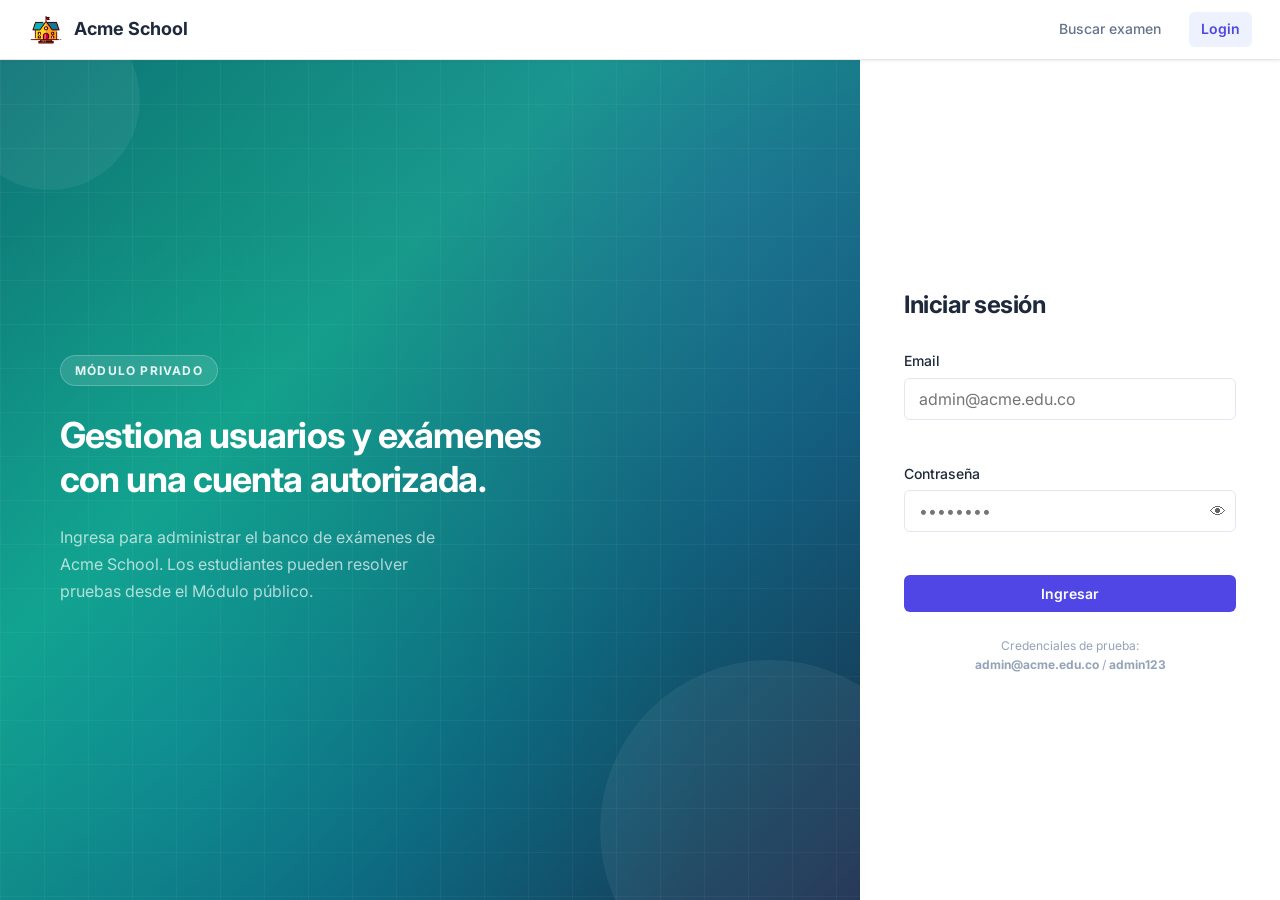
<file: index.html>
<!DOCTYPE html>
<html lang="es">
<head>
  <meta charset="UTF-8" />
  <meta name="viewport" content="width=device-width, initial-scale=1.0" />
  <title>Acme School — Iniciar sesión</title>
  <link rel="icon" type="image/png" href="assets/1988007.png" />
  <link rel="preconnect" href="https://fonts.googleapis.com" />
  <link href="https://fonts.googleapis.com/css2?family=Inter:wght@400;500;600;700&display=swap" rel="stylesheet" />
  <link rel="stylesheet" href="css/main.css" />
  <link rel="stylesheet" href="css/login.css" />
</head>
<body class="login-page">

  <!-- NAVBAR PÚBLICA -->
  <nav class="navbar-public">
    <div class="nav-brand">
      <img class="brand-logo" src="assets/1988007.png" alt="Acme School logo" />
      <span>Acme School</span>
    </div>
    <div class="nav-actions">
      <a href="./pages/catalogo.html" class="nav-link-public">Buscar examen</a>
      <span class="nav-link-public nav-link-active nav-login-badge">Login</span>
    </div>
  </nav>

  <!-- SPLIT SCREEN -->
  <div class="login-split">

    <!-- PANEL IZQUIERDO: Hero -->
    <div class="login-hero">
      <div class="hero-content">
        <span class="hero-badge">MÓDULO PRIVADO</span>
        <h1 class="hero-title">
          Gestiona usuarios y exámenes con una cuenta autorizada.
        </h1>
        <p class="hero-sub">
          Ingresa para administrar el banco de exámenes de Acme School.
          Los estudiantes pueden resolver pruebas desde el Módulo público.
        </p>
      </div>
      <!-- Decoración de círculos -->
      <div class="hero-deco hero-deco-1"></div>
      <div class="hero-deco hero-deco-2"></div>
    </div>

    <!-- PANEL DERECHO: Formulario -->
    <div class="login-panel">
      <form class="login-form" id="loginForm" novalidate>
        <h2>Iniciar sesión</h2>

        <div class="form-group">
          <label for="loginEmail">Email</label>
          <input
            type="email"
            id="loginEmail"z
            placeholder="admin@acme.edu.co"
            autocomplete="email"
            required
          />
          <span class="field-error" id="emailError"></span>
        </div>

        <div class="form-group">
          <label for="loginPassword">Contraseña</label>
          <div class="input-password">
            <input
              type="password"
              id="loginPassword"
              placeholder="••••••••"
              autocomplete="current-password"
              required
            />
            <button type="button" class="toggle-pass" id="togglePass" title="Mostrar contraseña">👁</button>
          </div>
          <span class="field-error" id="passwordError"></span>
        </div>

        <div class="form-message" id="loginMessage"></div>

        <button type="submit" class="btn btn-primary btn-full" id="loginBtn">
          Ingresar
        </button>

        <p class="login-hint">
          Credenciales de prueba:<br/>
          <strong>admin@acme.edu.co</strong> / <strong>admin123</strong>
        </p>
      </form>
    </div>

  </div>

  <script type="module" src="js/utils/storage.js"></script>
  <script type="module" src="js/utils/seed.js"></script>
  <script type="module" src="js/modules/auth.js"></script>
  <script type="module" src="js/pages/login.js"></script>
</body>
</html>
</file>
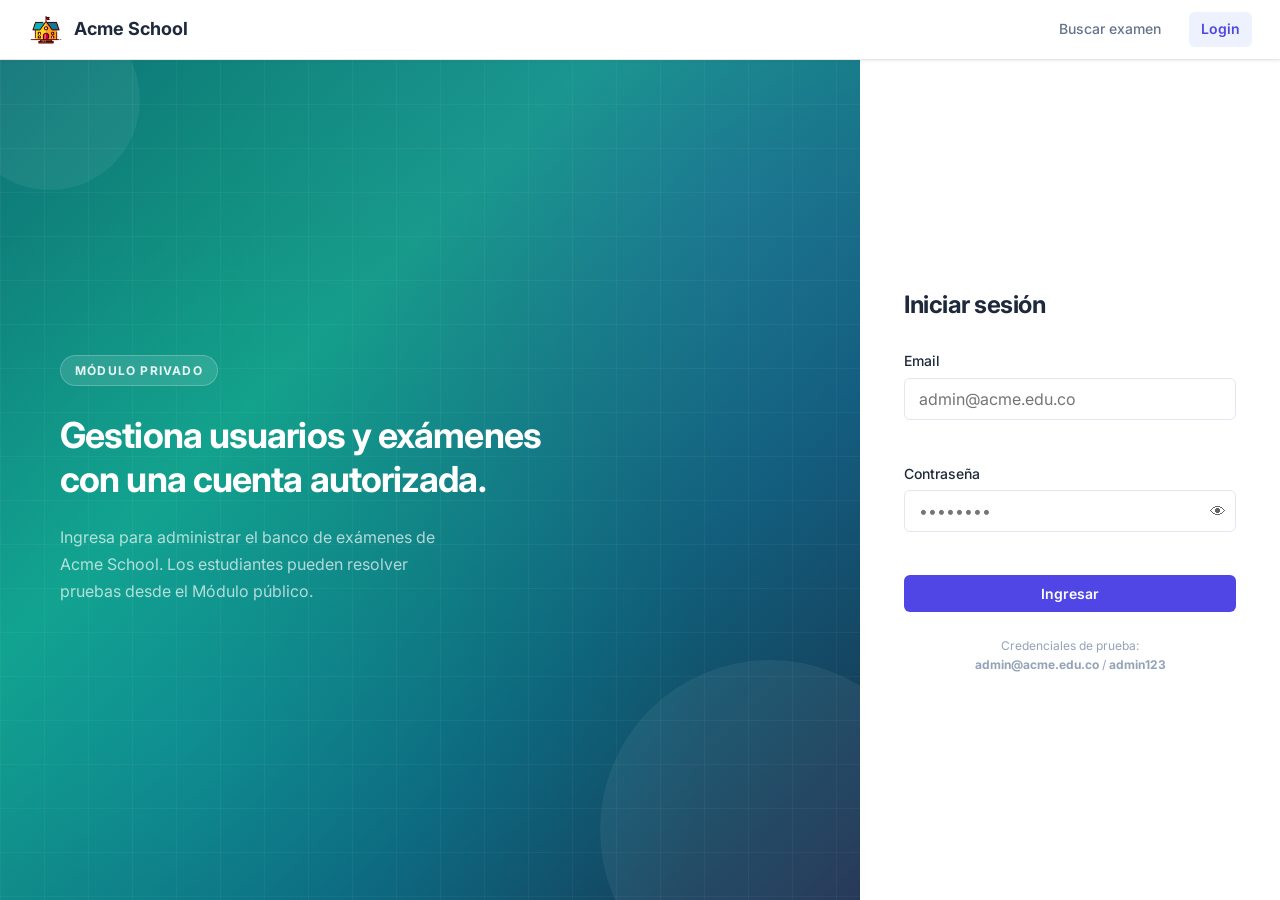
<file: gestion-examenes.html>
<!DOCTYPE html>
<html lang="es">
<head>
    <meta charset="UTF-8">
    <meta name="viewport" content="width=device-width, initial-scale=1.0">
    <link rel="preconnect" href="https://fonts.googleapis.com" />
    <link href="https://fonts.googleapis.com/css2?family=Inter:wght@400;500;600;700&display=swap" rel="stylesheet" />
    <title>Acme School — Gestión de Exámenes</title>
    <link rel="stylesheet" href="gestion-examenes.css">
</head>
<body class="general">
    <header class="header">
        <div class="header_container">
            <div class="header_brand">
                <div class="header_logo">
                    <span class="logo">A</span>
                </div>
                <div class="header_title-group">
                    <span class="header_school-name">Acme School</span>
                    <span class="header_platform-type">Exams platform</span>
                </div>
            </div>

            <nav class="navbar_menu">
                <a href="dashboard/dashboard-examenes.html" class="navbar_link_usuarios">Resolver examen</a>
                <a href="pages/usuarios.html" class="navbar_link_login">Usuarios</a>
                <a href="gestion-examenes.html" class="navbar_link_resolve">Exámenes</a>
            </nav>

            <div class="header_acces">
                <p class="acces">Acceso Administrativo</p>
                <span id="navUserName" class="header-user-name">—</span>
                <button id="btnSalir" class="btn-salir">Salir</button>
            </div>
        </div>
    </header>

    <main class="main">
      <div class="titulos">
        <strong>Biblioteca de Pruebas</strong>
        <h1>Gestion De Examenes</h1>
        <p>Configura examenes, preguntas y respuestas. Cada pregunta admite solo una respuesta correcta</p>
      </div>

        <section class="info-examenes">
            <section class="formularios">
                <h3>Crear examen</h3>
                    <section class="formulario-crear-examen">
                        <div>
                            <strong>Codigo</strong>
                            <input type="text" id="codigo" name="codigo" required>
                        </div>
                        <div>
                            <strong>Titulo</strong>
                            <input type="text" id="titulo" name="titulo" placeholder="Ej: JS quiz" required>
                        </div>
                        <div>
                            <strong>Tiempo en minutos</strong>
                            <input type="number" id="tiempo" name="tiempo" placeholder="Ej: 10" required>
                        </div>
                        <div>
                            <strong>Porcebtaje de Aprobacion</strong>
                            <input type="number" id="aprobacion" name="aprobacion" placeholder="Ej: 70" required>
                        </div>
                    </section>
                <div>
                    <strong>Descripcion</strong>
                    <textarea id="descripcion" name="descripcion" required></textarea>
                </div>

                <div class="parte_inferior_form">
                    <p><strong>Preguntas</strong></p>
                    <button id="btnAgregarPregunta">Agregar pregunta</button>
                </div>

                <section id="examenPregunta">
 
                </section>
                <div class="parte_inferior_form">
                    <button id="agregar">Crear Examen</button>
                    <button id="limpiar">Limpiar</button>
                </div>
            </section>
            <section class="examenes-registrados">
                <div>
                    <div class="er-header">
                        <strong>Examenes registrados</strong>
                        <p class="cantidadRegistros"><strong>0-</strong> Registros</p>
                    </div>
                    <div class="tabla-scroll">
                        <table>
                            <thead>
                                <tr>
                                    <th>Codigo</th>
                                    <th>Examen</th>
                                    <th>Tiempo</th>
                                    <th>Aprobacion</th>
                                    <th>Preguntas</th>
                                    <th>Acciones</th>
                                </tr>
                            </thead>
                            <tbody>
                                <!-- filas generadas por JS -->
                            </tbody>
                        </table>
                        </div>
                    </div>
            </section>
        </section>

    </main>
    <script src="./gestion-examenes.js"></script>
</body>
</html>
</file>
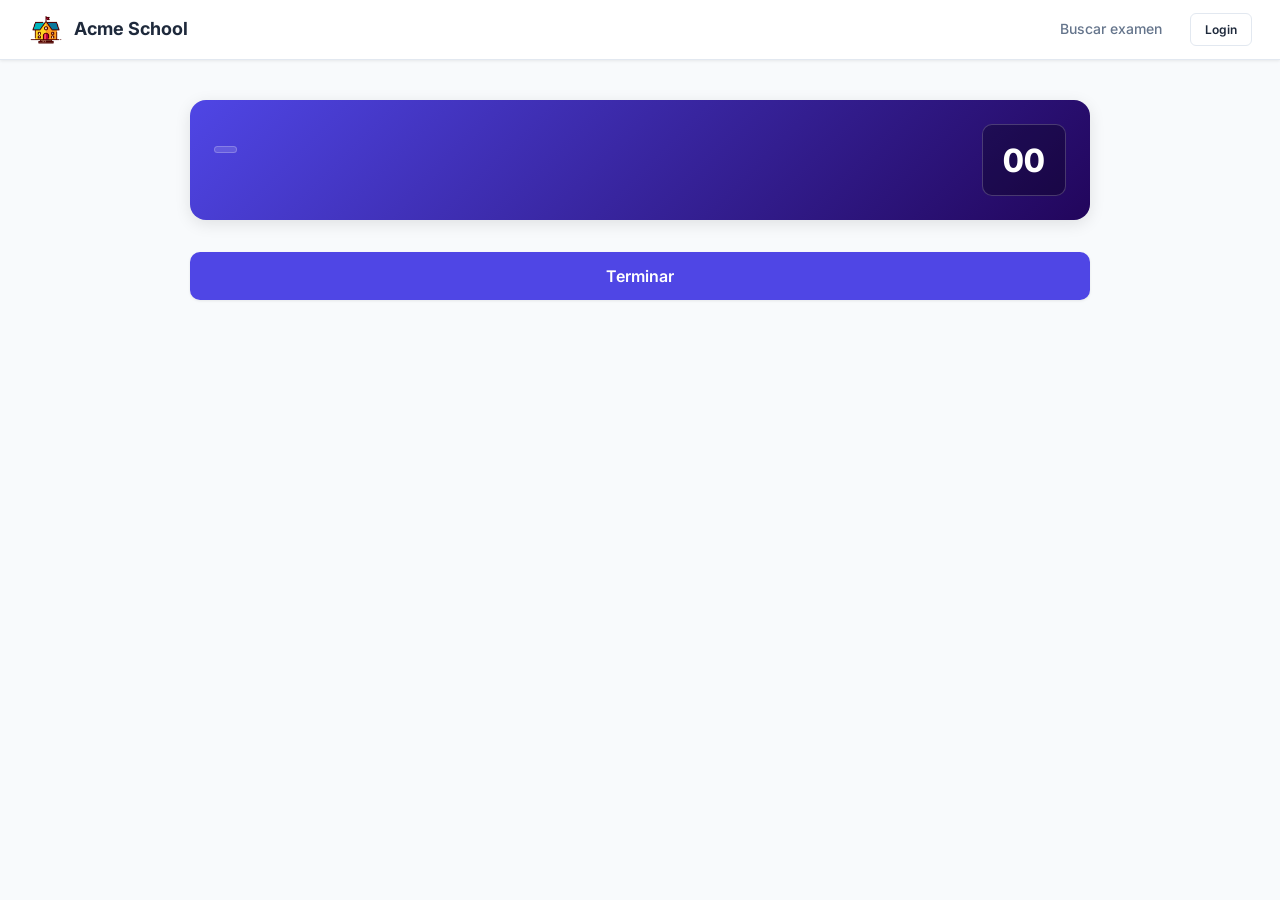
<file: examen/examen.html>
<!DOCTYPE html>
<html lang="es">
<head>
    <meta charset="UTF-8">
    <meta name="viewport" content="width=device-width, initial-scale=1.0">
    <title>Acme School — Examen</title>
    <link rel="icon" type="image/png" href="../assets/1988007.png" />
    <link rel="preconnect" href="https://fonts.googleapis.com" />
    <link href="https://fonts.googleapis.com/css2?family=Inter:wght@400;500;600;700&display=swap" rel="stylesheet" />
    <link rel="stylesheet" href="../css/main.css" />
    <link rel="stylesheet" href="../css/login.css" />
    <link rel="stylesheet" href="examen.css" />
</head>
<body>

    <nav class="navbar-public">
        <div class="nav-brand">
            <img class="brand-logo" src="../assets/1988007.png" alt="Acme School logo" />
            <span>Acme School</span>
        </div>
        <div class="nav-actions">
            <a href="../pages/catalogo.html" class="nav-link-public">Buscar examen</a>
            <a href="../index.html" class="btn btn-outline btn-sm">Login</a>
        </div>
    </nav>

    <main class="main">
        <section class="main_container">
            <div class="main_information">
                <div class="information">

                    <span class="record_code"></span>
                    <h1 class="record_title"></h1>
                    
                    <div class="aditional_information">
                        <p class="total_preguntas"></p>
                        <p class="approbation"></p>
                    </div>

                </div>

                <div class="timer_container">
                    <p id="timer" class="timer">00</p>
                </div>

            </div>

            <div class="lista_preguntas"></div>

            <div class="contenedor_terminar">
                <button class="btn_terminar">Terminar</button>
            </div>
        </section>
    </main>

    <div class="modal" id="modal">
        <div class="modal_contenido">
            <h2 class="modal_titulo"></h2>
            <p class="modal_porcentaje"></p>
            <p class="modal_mensaje"></p>
            <div class="modal_acciones">
                <button class="modal_btn modal_btn_revisar">Revisar respuestas</button>
                <button class="modal_btn modal_btn_volver">Volver al catálogo</button>
            </div>
        </div>
    </div>
    <script src="examen.js"></script>

</body>
</html>
</file>
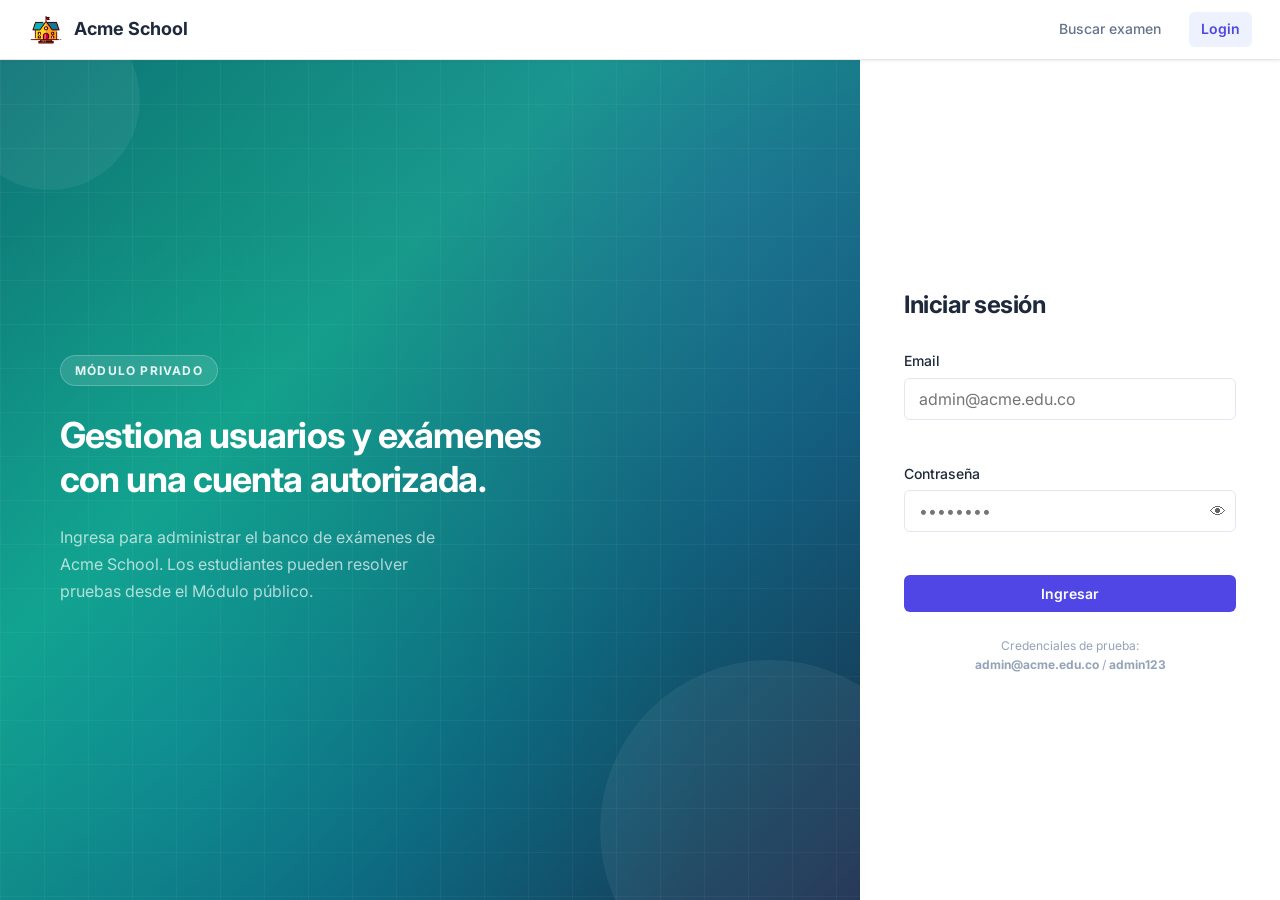
<file: pages/estudiantes.html>
<!DOCTYPE html>
<html lang="es">
<head>
  <meta charset="UTF-8" />
  <meta name="viewport" content="width=device-width, initial-scale=1.0" />
  <title>Acme School — Gestión de usuarios</title>
  <link rel="icon" type="image/png" href="../assets/1988007.png" />
  <link rel="preconnect" href="https://fonts.googleapis.com" />
  <link href="https://fonts.googleapis.com/css2?family=Inter:wght@400;500;600;700&display=swap" rel="stylesheet" />
  <link rel="stylesheet" href="../css/main.css" />
  <link rel="stylesheet" href="../css/dashboard.css" />
</head>
<body class="dashboard-page">

  <!-- NAVBAR -->
  <nav class="navbar" id="navbar">
    <div class="nav-brand">
      <img class="brand-logo" src="../assets/1988007.png" alt="Acme School logo" />
      <span>Acme School</span>
    </div>
    <ul class="nav-links" id="navLinks">
      <li><a href="usuarios.html" class="nav-link active">Usuarios</a></li>
      <li><a href="gestion-examenes.html" class="nav-link">Exámenes</a></li>
      <li><a href="dashboard-privado.html" class="nav-link">Catálogo</a></li>
      <li><a href="estudiantes.html" class="nav-link">Estudiantes</a></li>

    </ul>
    <div class="nav-user" id="navUser">
      <span class="nav-user-name" id="navUserName">—</span>
      <button class="btn btn-outline btn-sm" id="logoutBtn">Cerrar sesión</button>
    </div>
  </nav>

  <!-- CONTENIDO PRINCIPAL -->
  <main class="main-content">
    <div class="page-header">
      <div>
        <h1>Gestión de Estudiantes</h1>
        <p class="page-subtitle">Administra los estudiantes con acceso a los examenes</p>
      </div>
      <button class="btn btn-primary" id="btnNuevoUsuario">+ Nuevo Estudiante</button>
    </div>

    <!-- TABLA -->
    <div class="card">
      <div class="card-header">
        <h2>Usuarios registrados</h2>
        <input type="search" class="search-input" id="searchUsuarios" placeholder="Buscar por nombre o email…" />
      </div>
      <div class="table-wrapper">
        <table class="data-table" id="tablaUsuarios">
          <thead>
            <tr>
              <th>ID</th>
              <th>Nombre completo</th>
              <th>Email</th>
              <th>Genero(opcional)</th>
              <th>Fecha de nacimiento </th>
            </tr>
          </thead>
          <tbody id="tbodyUsuarios">
            <!-- Filas generadas por JS -->
          </tbody>
        </table>
        <div class="empty-state" id="emptyUsuarios" style="display:none">
          <p>No hay usuarios registrados todavía.</p>
        </div>
      </div>
    </div>
  </main>

  <!-- MODAL FORMULARIO -->
  <div class="modal-overlay" id="modalUsuario" role="dialog" aria-modal="true" aria-labelledby="modalTitle" style="display:none">
    <div class="modal">
      <div class="modal-header">
        <h3 id="modalTitle">Nuevo usuario</h3>
        <button class="modal-close" id="modalClose" aria-label="Cerrar">✕</button>
      </div>

      <form class="modal-form" id="formUsuario" novalidate>
        <input type="hidden" id="userId" />

        <div class="form-row">
          <div class="form-group">
            <label for="userIdNum">Número de identificación *</label>
            <input type="text" id="userIdNum" placeholder="1234567890" required />
            <span class="field-error" id="errIdNum"></span>
          </div>
          <div class="form-group">
            <label for="userCargo">Sexo (Opcional ) </label>
            <select id="userCargo">
              <option value="">Seleccionar…</option>
              <option value="Masculino">Masculino</option>
              <option value="Femenino">Femenino</option>
            </select>
            <span class="field-error" id="errCargo"></span>
          </div>
        </div>

        <div class="form-group">
          <label for="userName">Nombre completo *</label>
          <input type="text" id="userName" placeholder="Ej. María García" required />
          <span class="field-error" id="errName"></span>
        </div>

        
        <div class="form-group">
          <label for="userEmail">Email *</label>
          <input type="email" id="userEmail" placeholder="usuario@acme.edu.co" required />
          <span class="field-error" id="errEmail"></span>
        </div>
        

        <div class="form-group">
          <label for="userPassword">Fecha De Nacimiento *</label>
            <input type="date" id="userPassword"  required />
        </div>

        <div class="modal-actions">
          <button type="button" class="btn btn-ghost" id="btnCancelar">Cancelar</button>
          <button type="submit" class="btn btn-primary" id="btnGuardar">Guardar usuario</button>
        </div>
      </form>
    </div>
  </div>

  <!-- TOAST -->
  <div class="toast" id="toast"></div>

  <script type="module" src="../js/utils/storage.js"></script>
  <script type="module" src="../js/modules/auth.js"></script>
  <script type="module" src="../js/modules/estudiantes.js"></script>
  <script type="module" src="../js/pages/estudiantes.js"></script>
</body>
</html>
</file>
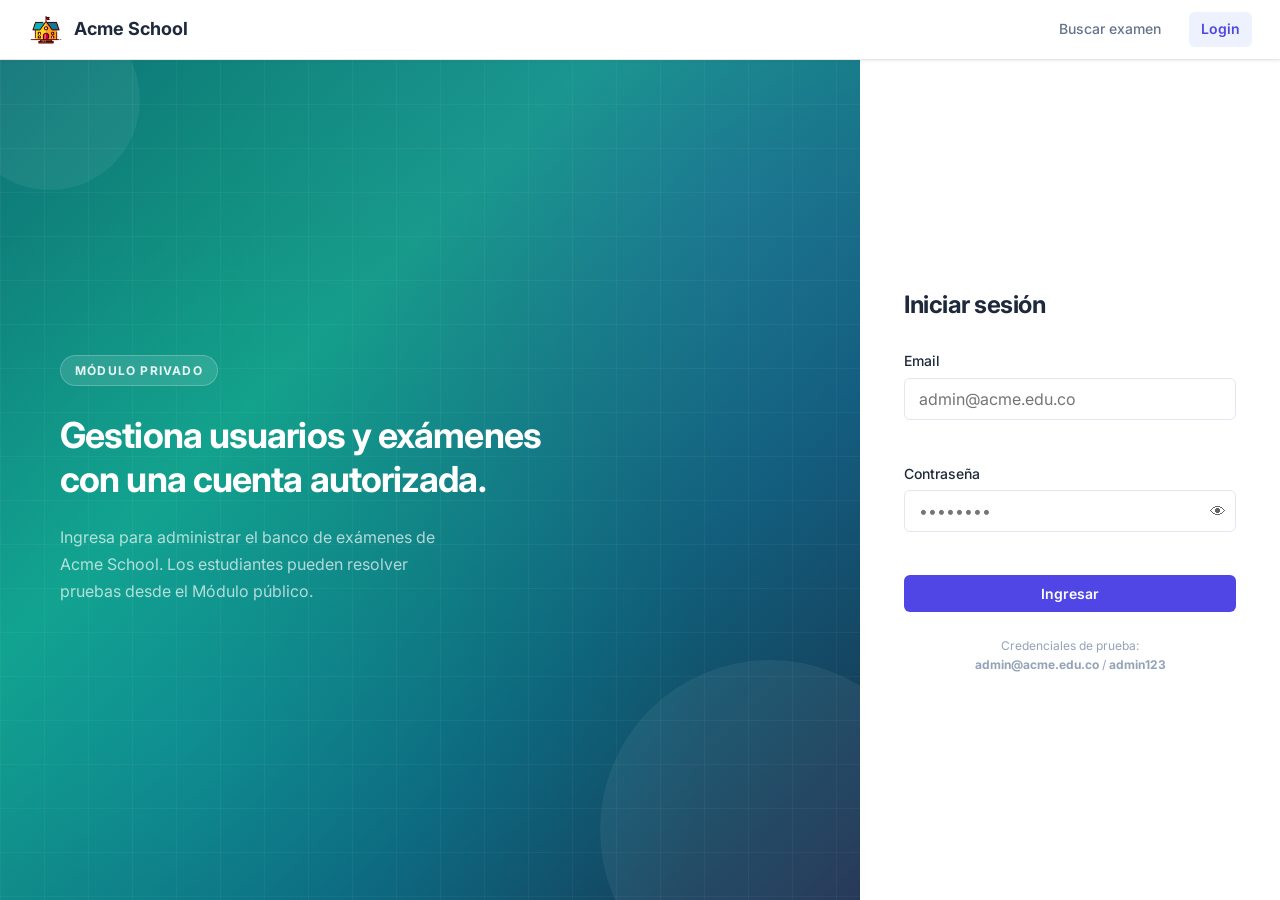
<file: pages/gestion-examenes.html>
<!DOCTYPE html>
<html lang="es">
<head>
    <meta charset="UTF-8">
    <meta name="viewport" content="width=device-width, initial-scale=1.0">
    <title>Acme School — Gestión de Exámenes</title>
    <link rel="icon" type="image/png" href="../assets/1988007.png" />
    <link rel="preconnect" href="https://fonts.googleapis.com" />
    <link href="https://fonts.googleapis.com/css2?family=Inter:wght@400;500;600;700&display=swap" rel="stylesheet" />
    <link rel="stylesheet" href="../css/main.css" />
    <link rel="stylesheet" href="../css/dashboard.css" />
    <link rel="stylesheet" href="../css/gestion-examenes.css">
</head>
<body class="dashboard-page">

    <nav class="navbar" id="navbar">
        <div class="nav-brand">
            <img class="brand-logo" src="../assets/1988007.png" alt="Acme School logo" />
            <span>Acme School</span>
        </div>
        <ul class="nav-links" id="navLinks">
            <li><a href="usuarios.html" class="nav-link">Usuarios</a></li>
            <li><a href="gestion-examenes.html" class="nav-link active">Exámenes</a></li>
            <li><a href="dashboard-privado.html" class="nav-link">Catálogo</a></li>
            <li><a href="estudiantes.html" class="nav-link">Estudiantes</a></li>
        </ul>
        <div class="nav-user" id="navUser">
            <span class="nav-user-name" id="navUserName">—</span>
            <button class="btn btn-outline btn-sm" id="btnSalir">Cerrar sesión</button>
        </div>
    </nav>

    <main class="main">
      <div class="titulos">
        <strong>Biblioteca de Pruebas</strong>
        <h1>Gestion De Examenes</h1>
        <p>Configura examenes, preguntas y respuestas. Cada pregunta admite solo una respuesta correcta</p>
      </div>

        <section class="info-examenes">
            <section class="formularios">
                <h3>Crear examen</h3>
                    <section class="formulario-crear-examen">
                        <div>
                            <strong>Codigo</strong>
                            <input type="text" id="codigo" name="codigo" required>
                        </div>
                        <div>
                            <strong>Titulo</strong>
                            <input type="text" id="titulo" name="titulo" placeholder="Ej: JS quiz" required>
                        </div>
                        <div>
                            <strong>Tiempo en minutos</strong>
                            <input type="number" id="tiempo" name="tiempo" placeholder="Ej: 10" required>
                        </div>
                        <div>
                            <strong>Porcebtaje de Aprobacion</strong>
                            <input type="number" id="aprobacion" name="aprobacion" placeholder="Ej: 70" required>
                        </div>
                    </section>
                <div>
                    <strong>Descripcion</strong>
                    <textarea id="descripcion" name="descripcion" required></textarea>
                </div>

                <div class="parte_inferior_form">
                    <p><strong>Preguntas</strong></p>
                    <button id="btnAgregarPregunta">Agregar pregunta</button>
                </div>

                <section id="examenPregunta">
 
                </section>
                <div class="parte_inferior_form">
                    <button id="agregar">Crear Examen</button>
                    <button id="limpiar">Limpiar</button>
                </div>
            </section>
            <section class="examenes-registrados">
                <div>
                    <div class="er-header">
                        <strong>Examenes registrados</strong>
                        <p class="cantidadRegistros"><strong>0-</strong> Registros</p>
                    </div>
                    <div class="tabla-scroll">
                        <table>
                            <thead>
                                <tr>
                                    <th>Codigo</th>
                                    <th>Examen</th>
                                    <th>Tiempo</th>
                                    <th>Aprobacion</th>
                                    <th>Preguntas</th>
                                    <th>Acciones</th>
                                </tr>
                            </thead>
                            <tbody>
                                <!-- filas generadas por JS -->
                            </tbody>
                        </table>
                        </div>
                    </div>
            </section>
        </section>

    </main>
    <script src="../js/pages/gestion-examenes.js"></script>
</body>
</html>
</file>
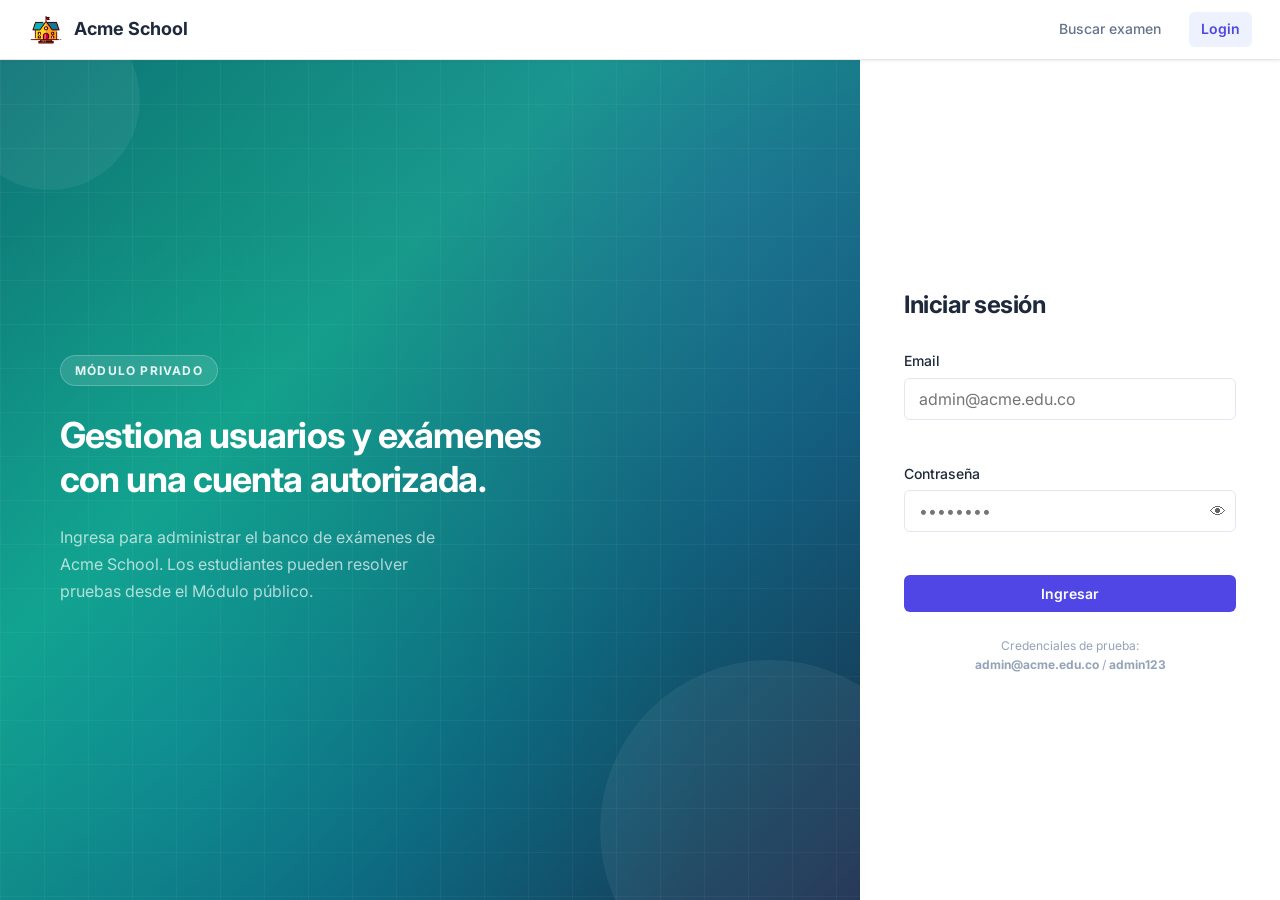
<file: pages/usuarios.html>
<!DOCTYPE html>
<html lang="es">
<head>
  <meta charset="UTF-8" />
  <meta name="viewport" content="width=device-width, initial-scale=1.0" />
  <title>Acme School — Gestión de usuarios</title>
  <link rel="icon" type="image/png" href="../assets/1988007.png" />
  <link rel="preconnect" href="https://fonts.googleapis.com" />
  <link href="https://fonts.googleapis.com/css2?family=Inter:wght@400;500;600;700&display=swap" rel="stylesheet" />
  <link rel="stylesheet" href="../css/main.css" />
  <link rel="stylesheet" href="../css/dashboard.css" />
</head>
<body class="dashboard-page">

  <!-- NAVBAR -->
  <nav class="navbar" id="navbar">
    <div class="nav-brand">
      <img class="brand-logo" src="../assets/1988007.png" alt="Acme School logo" />
      <span>Acme School</span>
    </div>
    <ul class="nav-links" id="navLinks">
      <li><a href="usuarios.html" class="nav-link active">Usuarios</a></li>
      <li><a href="gestion-examenes.html" class="nav-link">Exámenes</a></li>
      <li><a href="dashboard-privado.html" class="nav-link">Catálogo</a></li>
    </ul>
    <div class="nav-user" id="navUser">
      <span class="nav-user-name" id="navUserName">—</span>
      <button class="btn btn-outline btn-sm" id="logoutBtn">Cerrar sesión</button>
    </div>
  </nav>

  <!-- CONTENIDO PRINCIPAL -->
  <main class="main-content">
    <div class="page-header">
      <div>
        <h1>Gestión de usuarios</h1>
        <p class="page-subtitle">Administra las cuentas con acceso a la plataforma</p>
      </div>
      <button class="btn btn-primary" id="btnNuevoUsuario">+ Nuevo usuario</button>
    </div>

    <!-- TABLA -->
    <div class="card">
      <div class="card-header">
        <h2>Usuarios registrados</h2>
        <input type="search" class="search-input" id="searchUsuarios" placeholder="Buscar por nombre o email…" />
      </div>
      <div class="table-wrapper">
        <table class="data-table" id="tablaUsuarios">
          <thead>
            <tr>
              <th>ID</th>
              <th>Nombre completo</th>
              <th>Email</th>
              <th>Teléfono</th>
              <th>Tipo usuario</th>
              <th>Acciones</th>
            </tr>
          </thead>
          <tbody id="tbodyUsuarios">
            <!-- Filas generadas por JS -->
          </tbody>
        </table>
        <div class="empty-state" id="emptyUsuarios" style="display:none">
          <p>No hay usuarios registrados todavía.</p>
        </div>
      </div>
    </div>
  </main>

  <!-- MODAL FORMULARIO -->
  <div class="modal-overlay" id="modalUsuario" role="dialog" aria-modal="true" aria-labelledby="modalTitle" style="display:none">
    <div class="modal">
      <div class="modal-header">
        <h3 id="modalTitle">Nuevo usuario</h3>
        <button class="modal-close" id="modalClose" aria-label="Cerrar">✕</button>
      </div>

      <form class="modal-form" id="formUsuario" novalidate>
        <input type="hidden" id="userId" />

        <div class="form-row">
          <div class="form-group">
            <label for="userIdNum">Número de identificación *</label>
            <input type="text" id="userIdNum" placeholder="1234567890" required />
            <span class="field-error" id="errIdNum"></span>
          </div>
          <div class="form-group">
            <label for="userCargo">Tipo de usuario *</label>
            <select id="userCargo" required>
              <option value="">Seleccionar…</option>
              <option value="administrativo">Administrativo</option>
              <option value="docente">Docente</option>
              <option value="docente">Estudiante</option>
            </select>
            <span class="field-error" id="errCargo"></span>
          </div>
        </div>

        <div class="form-group">
          <label for="userName">Nombre completo *</label>
          <input type="text" id="userName" placeholder="Ej. María García" required />
          <span class="field-error" id="errName"></span>
        </div>

        <div class="form-row">
          <div class="form-group">
            <label for="userEmail">Email *</label>
            <input type="email" id="userEmail" placeholder="usuario@acme.edu.co" required />
            <span class="field-error" id="errEmail"></span>
          </div>
          <div class="form-group">
            <label for="userPhone">Teléfono</label>
            <input type="tel" id="userPhone" placeholder="300 000 0000" />
          </div>
        </div>

        <div class="form-group">
          <label for="userPassword">Contraseña *</label>
          <div class="input-password">
            <input type="password" id="userPassword" placeholder="Mínimo 6 caracteres" autocomplete="new-password" required />
            <button type="button" class="toggle-pass" id="togglePassModal">👁</button>
          </div>
          <span class="field-error" id="errPassword"></span>
        </div>

        <div class="modal-actions">
          <button type="button" class="btn btn-ghost" id="btnCancelar">Cancelar</button>
          <button type="submit" class="btn btn-primary" id="btnGuardar">Guardar usuario</button>
        </div>
      </form>
    </div>
  </div>

  <!-- TOAST -->
  <div class="toast" id="toast"></div>

  <script type="module" src="../js/utils/storage.js"></script>
  <script type="module" src="../js/modules/auth.js"></script>
  <script type="module" src="../js/modules/usuarios.js"></script>
  <script type="module" src="../js/pages/usuarios.js"></script>
</body>
</html>
</file>
<file: css/main.css>
/* =============================================
   main.css — Variables y estilos compartidos
   Acme School Platform
   ============================================= */

:root {
  /* Paleta de colores */
  --color-primary:       #4F46E5;   /* índigo */
  --color-primary-dark:  #3730A3;
  --color-primary-light: #818CF8;
  --color-accent:        #06B6D4;   /* cyan */
  --color-success:       #10B981;
  --color-danger:        #EF4444;
  --color-warning:       #F59E0B;

  /* Neutros */
  --color-bg:            #F8FAFC;
  --color-surface:       #FFFFFF;
  --color-border:        #E2E8F0;
  --color-text:          #1E293B;
  --color-text-muted:    #64748B;
  --color-text-light:    #94A3B8;

  /* Tipografía */
  --font-sans: 'Inter', system-ui, sans-serif;
  --text-xs:   0.75rem;
  --text-sm:   0.875rem;
  --text-base: 1rem;
  --text-lg:   1.125rem;
  --text-xl:   1.25rem;
  --text-2xl:  1.5rem;
  --text-3xl:  1.875rem;

  /* Espaciado / radios */
  --radius-sm:  6px;
  --radius-md:  10px;
  --radius-lg:  16px;
  --shadow-sm:  0 1px 3px rgba(0,0,0,.08);
  --shadow-md:  0 4px 16px rgba(0,0,0,.10);
  --shadow-lg:  0 8px 32px rgba(0,0,0,.12);

  /* Transiciones */
  --transition: 0.18s ease;
}

/* ── Reset básico ── */
*, *::before, *::after { box-sizing: border-box; margin: 0; padding: 0; }

html { font-size: 16px; scroll-behavior: smooth; }

body {
  font-family: var(--font-sans);
  font-size: var(--text-base);
  color: var(--color-text);
  background: var(--color-bg);
  line-height: 1.6;
  min-height: 100vh;
}

img { max-width: 100%; display: block; }
a { color: inherit; text-decoration: none; }
ul { list-style: none; }
button { font-family: inherit; cursor: pointer; border: none; background: none; }
input, select, textarea { font-family: inherit; font-size: var(--text-base); }

/* ── Botones ── */
.btn {
  display: inline-flex;
  align-items: center;
  justify-content: center;
  gap: 6px;
  padding: 10px 20px;
  border-radius: var(--radius-sm);
  font-size: var(--text-sm);
  font-weight: 600;
  transition: background var(--transition), transform var(--transition), box-shadow var(--transition);
  white-space: nowrap;
}

.btn:active { transform: scale(.97); }

.btn-primary {
  background: var(--color-primary);
  color: #fff;
}
.btn-primary:hover { background: var(--color-primary-dark); box-shadow: var(--shadow-sm); }

.btn-outline {
  background: transparent;
  border: 1.5px solid var(--color-border);
  color: var(--color-text);
}
.btn-outline:hover { border-color: var(--color-primary); color: var(--color-primary); }

.btn-ghost {
  background: transparent;
  color: var(--color-text-muted);
}
.btn-ghost:hover { background: var(--color-border); }

.btn-danger { background: var(--color-danger); color: #fff; }
.btn-danger:hover { filter: brightness(0.9); }

.btn-sm { padding: 6px 14px; font-size: var(--text-xs); }
.btn-full { width: 100%; }

/* ── Formularios ── */
.form-group {
  display: flex;
  flex-direction: column;
  gap: 5px;
}

.form-group label {
  font-size: var(--text-sm);
  font-weight: 500;
  color: var(--color-text);
}

.form-group input,
.form-group select,
.form-group textarea {
  padding: 10px 14px;
  border: 1.5px solid var(--color-border);
  border-radius: var(--radius-sm);
  background: var(--color-surface);
  color: var(--color-text);
  transition: border-color var(--transition), box-shadow var(--transition);
  outline: none;
}

.form-group input:focus,
.form-group select:focus,
.form-group textarea:focus {
  border-color: var(--color-primary);
  box-shadow: 0 0 0 3px rgba(79,70,229,.15);
}

.form-group input.error,
.form-group select.error {
  border-color: var(--color-danger);
}

.field-error {
  font-size: var(--text-xs);
  color: var(--color-danger);
  min-height: 16px;
}

.form-row {
  display: grid;
  grid-template-columns: 1fr 1fr;
  gap: 16px;
}

.input-password {
  position: relative;
}
.input-password input { padding-right: 42px; width: 100%; }
.toggle-pass {
  position: absolute;
  right: 10px;
  top: 50%;
  transform: translateY(-50%);
  font-size: 16px;
  opacity: 0.6;
  transition: opacity var(--transition);
}
.toggle-pass:hover { opacity: 1; }

/* ── Toast ── */
.toast {
  position: fixed;
  bottom: 24px;
  right: 24px;
  padding: 12px 20px;
  border-radius: var(--radius-md);
  font-size: var(--text-sm);
  font-weight: 500;
  color: #fff;
  background: var(--color-text);
  box-shadow: var(--shadow-lg);
  opacity: 0;
  transform: translateY(12px);
  transition: opacity 0.25s ease, transform 0.25s ease;
  pointer-events: none;
  z-index: 9999;
  max-width: 320px;
}
.toast.show { opacity: 1; transform: translateY(0); }
.toast.success { background: var(--color-success); }
.toast.error   { background: var(--color-danger); }
.toast.warning { background: var(--color-warning); }

/* ── Responsive básico ── */
@media (max-width: 600px) {
  .form-row { grid-template-columns: 1fr; }
  .btn { padding: 10px 16px; }
}
</file>
<file: css/login.css>
/* =============================================
   login.css — Diseño split-screen de login
   ============================================= */

/* Página completa en columna (navbar + split) */
.login-page {
  display: flex;
  flex-direction: column;
  min-height: 100vh;
  background: var(--color-bg);
}

/* ── Navbar pública ── */
.navbar-public {
  height: 60px;
  background: var(--color-surface);
  border-bottom: 1px solid var(--color-border);
  display: flex;
  align-items: center;
  justify-content: space-between;
  padding: 0 28px;
  gap: 24px;
  box-shadow: var(--shadow-sm);
  position: sticky;
  top: 0;
  z-index: 100;
}

.navbar-public .nav-brand {
  display: flex;
  align-items: center;
  gap: 10px;
  font-weight: 700;
  font-size: var(--text-lg);
  color: var(--color-text);
}

.navbar-public .brand-logo {
  width: 36px;
  height: 36px;
  border-radius: 8px;
  background: transparent;
  object-fit: contain;
  display: block;
}

.nav-actions {
  display: flex;
  align-items: center;
  gap: 16px;
}

.nav-link-public {
  font-size: var(--text-sm);
  font-weight: 500;
  color: var(--color-text-muted);
  padding: 6px 12px;
  border-radius: var(--radius-sm);
  transition: background var(--transition), color var(--transition);
}
.nav-link-public:hover {
  background: var(--color-bg);
  color: var(--color-text);
}

.nav-link-active {
  color: var(--color-primary);
  font-weight: 600;
  background: #EEF2FF;
}
.nav-link-active:hover {
  background: #E0E7FF;
  color: var(--color-primary-dark);
}

.nav-login-badge {
  cursor: default;
}

/* ── Split screen ── */
.login-split {
  display: flex;
  flex: 1;
  min-height: calc(100vh - 60px);
}

/* ── Panel izquierdo: Hero ── */
.login-hero {
  flex: 1;
  position: relative;
  overflow: hidden;
  display: flex;
  align-items: center;
  padding: 56px 60px;
  /* Gradiente teal-azul-marino como en la foto */
  background: linear-gradient(135deg, #0d7377 0%, #14a085 35%, #0e6076 70%, #1a2d4e 100%);
}

/* Capa radial decorativa */
.login-hero::before {
  content: '';
  position: absolute;
  inset: 0;
  background:
    radial-gradient(ellipse at 20% 80%, rgba(6,182,212,.22) 0%, transparent 55%),
    radial-gradient(ellipse at 85% 15%, rgba(79,70,229,.18) 0%, transparent 50%);
  pointer-events: none;
}

/* Retícula sutil */
.login-hero::after {
  content: '';
  position: absolute;
  inset: 0;
  background-image:
    linear-gradient(rgba(255,255,255,.04) 1px, transparent 1px),
    linear-gradient(90deg, rgba(255,255,255,.04) 1px, transparent 1px);
  background-size: 44px 44px;
  pointer-events: none;
}

/* Decoraciones de círculo */
.hero-deco {
  position: absolute;
  border-radius: 50%;
  background: rgba(255,255,255,.06);
  pointer-events: none;
}
.hero-deco-1 {
  width: 340px;
  height: 340px;
  bottom: -100px;
  right: -80px;
}
.hero-deco-2 {
  width: 180px;
  height: 180px;
  top: -50px;
  left: -40px;
}

.hero-content {
  position: relative;
  z-index: 1;
  max-width: 500px;
}

.hero-badge {
  display: inline-flex;
  align-items: center;
  gap: 6px;
  padding: 5px 14px;
  background: rgba(255,255,255,.12);
  border: 1px solid rgba(255,255,255,.22);
  border-radius: 99px;
  font-size: var(--text-xs);
  font-weight: 700;
  letter-spacing: .1em;
  color: rgba(255,255,255,.9);
  margin-bottom: 28px;
  backdrop-filter: blur(6px);
}

.hero-title {
  font-size: clamp(1.65rem, 2.8vw, 2.5rem);
  font-weight: 700;
  color: #fff;
  line-height: 1.22;
  letter-spacing: -.025em;
  margin-bottom: 22px;
}

.hero-sub {
  font-size: var(--text-base);
  color: rgba(255,255,255,.68);
  line-height: 1.7;
  max-width: 400px;
}

/* ── Panel derecho: Formulario ── */
.login-panel {
  width: 420px;
  flex-shrink: 0;
  display: flex;
  align-items: center;
  justify-content: center;
  padding: 48px 44px;
  background: var(--color-surface);
  box-shadow: -6px 0 30px rgba(0,0,0,.07);
}

.login-form {
  width: 100%;
  display: flex;
  flex-direction: column;
  gap: 22px;
  animation: fadeUp .4s ease both;
}

@keyframes fadeUp {
  from { opacity: 0; transform: translateY(16px); }
  to   { opacity: 1; transform: translateY(0); }
}

.login-form h2 {
  font-size: var(--text-2xl);
  font-weight: 700;
  color: var(--color-text);
  margin-bottom: 4px;
  letter-spacing: -.02em;
}

/* Mensaje global de error / éxito */
.form-message {
  font-size: var(--text-sm);
  padding: 10px 14px;
  border-radius: var(--radius-sm);
  display: none;
}
.form-message.error   { background: #FEE2E2; color: #B91C1C; display: block; }
.form-message.success { background: #D1FAE5; color: #065F46; display: block; }

/* Texto de ayuda */
.login-hint {
  font-size: var(--text-xs);
  color: var(--color-text-light);
  text-align: center;
  line-height: 1.6;
  padding-top: 2px;
}

/* ── Responsive ── */
@media (max-width: 900px) {
  .login-panel { width: 380px; padding: 40px 32px; }
  .login-hero { padding: 48px 40px; }
}

@media (max-width: 700px) {
  .login-split { flex-direction: column; min-height: auto; }

  .login-hero {
    min-height: 240px;
    padding: 32px 28px;
    flex: none;
  }

  .hero-title { font-size: 1.45rem; }
  .hero-sub   { display: none; }

  .login-panel {
    width: 100%;
    padding: 32px 24px 52px;
    box-shadow: none;
  }
}

@media (max-width: 480px) {
  .navbar-public { padding: 0 16px; }
  .nav-link-public { display: none; }
  .login-panel { padding: 28px 20px 44px; }
}
</file>
<file: gestion-examenes.css>
:root {
  --color-primary:       #4F46E5;
  --color-primary-dark:  #3730A3;
  --color-primary-light: #818CF8;
  --color-danger:        #EF4444;
  --color-success:       #10B981;
  --color-warning:       #F59E0B;

  --color-bg:            #F8FAFC;
  --color-surface:       #FFFFFF;
  --color-border:        #E2E8F0;
  --color-text:          #1E293B;
  --color-text-muted:    #64748B;
  --color-text-light:    #94A3B8;

  --font-sans: 'Inter', system-ui, sans-serif;
  --text-xs:   0.75rem;
  --text-sm:   0.875rem;
  --text-base: 1rem;
  --text-lg:   1.125rem;
  --text-xl:   1.25rem;
  --text-2xl:  1.5rem;
  --text-3xl:  1.875rem;

  --radius-sm: 6px;
  --radius-md: 10px;
  --radius-lg: 16px;
  --shadow-sm: 0 1px 3px rgba(0,0,0,.08);
  --shadow-md: 0 4px 16px rgba(0,0,0,.10);
  --shadow-lg: 0 8px 32px rgba(0,0,0,.12);
  --transition: 0.18s ease;
}


*, *::before, *::after { box-sizing: border-box; margin: 0; padding: 0; }
a { text-decoration: none; color: inherit; }
ul { list-style: none; }
button { font-family: inherit; cursor: pointer; }
input, textarea, select { font-family: inherit; }


body {
  font-family: var(--font-sans);
  font-size: var(--text-base);
  color: var(--color-text);
  background: var(--color-bg);
  line-height: 1.6;
  min-height: 100vh;
}

.general {
  display: grid;
  grid-template-areas:
    "header"
    "main";
  grid-template-rows: 60px auto;
  min-height: 100vh;
}

.header {
  grid-area: header;
  height: 60px;
  background: var(--color-surface);
  border-bottom: 1px solid var(--color-border);
  box-shadow: var(--shadow-sm);
  position: sticky;
  top: 0;
  z-index: 100;
}

.header_container {
  display: flex;
  align-items: center;
  justify-content: space-between;
  height: 100%;
  padding: 0 28px;
  gap: 24px;
}

.header_brand {
  display: flex;
  align-items: center;
  gap: 10px;
}

  .agrRespuesta {
    display: inline-flex;
    align-items: center;
    gap: 4px;
    border: 1.5px solid var(--color-primary);
    color: var(--color-primary);
    background: transparent;
    border-radius: var(--radius-sm);
    padding: 5px 12px;
    font-size: var(--text-xs);
    font-weight: 600;
    margin-top: 8px;
    transition: background var(--transition), color var(--transition);
  }

  .agrRespuesta:hover {
    background: var(--color-primary);
    color: #fff;
  }

.header_logo {
  display: flex;
  align-items: center;
}

.logo {
  width: 34px;
  height: 34px;
  border-radius: 8px;
  background: var(--color-primary);
  color: #fff;
  font-size: 1rem;
  font-weight: 700;
  display: inline-flex;
  align-items: center;
  justify-content: center;
  box-shadow: 0 2px 8px rgba(79,70,229,.3);
  padding: 0;
  border: none;
}

.header_title-group {
  display: flex;
  flex-direction: column;
}

.header_school-name {
  font-size: var(--text-sm);
  font-weight: 700;
  color: var(--color-text);
}

.header_platform-type {
  font-size: var(--text-xs);
  color: var(--color-text-muted);
}

.navbar_menu {
  display: flex;
  align-items: center;
  flex-direction: row;
  flex-wrap: wrap;
  gap: 4px;
}

.navbar_link_usuarios,
.navbar_link_login {
  font-size: var(--text-sm);
  font-weight: 500;
  color: var(--color-text-muted);
  padding: 6px 12px;
  border-radius: var(--radius-sm);
  transition: background var(--transition), color var(--transition);
}

.navbar_link_usuarios:hover,
.navbar_link_login:hover {
  background: var(--color-bg);
  color: var(--color-text);
}

.navbar_link_resolve {
  font-size: var(--text-sm);
  font-weight: 600;
  background: var(--color-primary);
  color: #fff;
  padding: 6px 14px;
  border-radius: var(--radius-sm);
  transition: background var(--transition), box-shadow var(--transition);
}

.navbar_link_resolve:hover {
  background: var(--color-primary-dark);
  box-shadow: var(--shadow-sm);
}

.header_acces {
  display: flex;
  align-items: center;
  gap: 10px;
}

.header-user-name {
  font-size: var(--text-sm);
  font-weight: 600;
  color: var(--color-text);
}

.btn-salir {
  font-size: var(--text-xs);
  font-weight: 600;
  color: var(--color-text-muted);
  background: transparent;
  border: 1.5px solid var(--color-border);
  border-radius: var(--radius-sm);
  padding: 5px 14px;
  transition: border-color var(--transition), color var(--transition);
}

.btn-salir:hover {
  border-color: var(--color-danger);
  color: var(--color-danger);
}

.acces {
  font-size: var(--text-xs);
  font-weight: 600;
  color: var(--color-primary);
  padding: 5px 14px;
  background: rgba(79,70,229,.08);
  border: 1px solid rgba(79,70,229,.22);
  border-radius: 99px;
  letter-spacing: .05em;
  text-transform: uppercase;
}

.main {
  grid-area: main;
  background: var(--color-bg);
  padding-bottom: 3rem;
}


.titulos {
  padding: 2rem 1rem 1rem;
}

.titulos strong {
  display: inline-block;
  font-size: var(--text-xs);
  font-weight: 700;
  letter-spacing: .08em;
  color: var(--color-primary);
  text-transform: uppercase;
  margin-bottom: 8px;
}

.titulos h1 {
  font-size: var(--text-3xl);
  font-weight: 700;
  color: var(--color-text);
  letter-spacing: -.025em;
  margin-bottom: 6px;
  line-height: 1.2;
}

.titulos p {
  font-size: var(--text-sm);
  color: var(--color-text-muted);
}


.info-examenes {
  display: grid;
  grid-template-rows: auto auto;
  gap: 0;
}

.formularios {
  background: var(--color-surface);
  margin: 0.5rem;
  padding: 1.5rem;
  border-radius: var(--radius-lg);
  box-shadow: var(--shadow-md);
}

.formularios h3 {
  font-size: var(--text-xl);
  font-weight: 700;
  color: var(--color-text);
  margin-bottom: 1.25rem;
  letter-spacing: -.015em;
}

.formularios div {
  display: grid;
  grid-template-rows: auto auto;
  gap: 5px;
  margin-bottom: 12px;
}

.formularios strong,
.formularios label > strong {
  font-size: var(--text-sm);
  font-weight: 500;
  color: var(--color-text);
}

.formularios input,
.formularios textarea {
  padding: 10px 14px;
  border: 1.5px solid var(--color-border);
  border-radius: var(--radius-sm);
  background: var(--color-surface);
  color: var(--color-text);
  font-size: var(--text-sm);
  transition: border-color var(--transition), box-shadow var(--transition);
  outline: none;
}

.formularios input:focus,
.formularios textarea:focus {
  border-color: var(--color-primary);
  box-shadow: 0 0 0 3px rgba(79,70,229,.15);
}

.formulario-crear-examen {
  display: grid;
  grid-template-columns: 1fr;
  gap: 0;
}

#examenPregunta {
  border: 1.5px solid var(--color-border);
  border-left: 4px solid var(--color-primary);
  padding: 14px;
  margin: 8px 0;
  border-radius: var(--radius-md);
  background: var(--color-bg);
}

#examenPregunta h3 {
  font-size: var(--text-sm);
  font-weight: 600;
  color: var(--color-text-muted);
  margin-bottom: 10px;
  text-transform: uppercase;
  letter-spacing: .05em;
}

#examenPregunta div {
  display: flex;
  gap: 8px;
  align-items: center;
}

#examenPregunta label {
  display: flex;
  align-items: center;
  gap: 8px;
  margin-top: 10px;
}

#examenPregunta label input {
  font-size: var(--text-sm);
}

#examenPregunta div button,
#examenPregunta label button {
  background: transparent;
  border: 1.5px solid var(--color-danger);
  color: var(--color-danger);
  border-radius: var(--radius-sm);
  padding: 5px 10px;
  font-size: var(--text-xs);
  font-weight: 600;
  transition: background var(--transition), color var(--transition);
}

#examenPregunta div button:hover,
#examenPregunta label button:hover {
  background: var(--color-danger);
  color: #fff;
}

#examenPregunta div #agregar,
#examenPregunta div #limpiar {
  border: 1.5px solid var(--color-border);
  color: var(--color-text-muted);
  background: var(--color-surface);
  border-radius: var(--radius-sm);
  padding: 6px 14px;
  font-size: var(--text-sm);
  font-weight: 600;
  transition: border-color var(--transition), color var(--transition), background var(--transition);
  margin: 6px 4px;
}

#examenPregunta div #agregar:hover,
#examenPregunta div #limpiar:hover {
  border-color: var(--color-primary);
  color: var(--color-primary);
  background: rgba(79,70,229,.06);
}

.parte_inferior_form {
  display: flex !important;
  align-items: center;
  justify-content: space-between;
  gap: 1rem;
  margin-top: 1rem;
}

.parte_inferior_form p {
  font-size: var(--text-sm);
  font-weight: 600;
  color: var(--color-text);
}

.parte_inferior_form button {
  display: inline-flex;
  align-items: center;
  justify-content: center;
  padding: 8px 18px;
  background: var(--color-primary);
  color: #fff;
  border: none;
  border-radius: var(--radius-sm);
  font-size: var(--text-sm);
  font-weight: 600;
  transition: background var(--transition), box-shadow var(--transition), transform var(--transition);
}

.parte_inferior_form button:hover {
  background: var(--color-primary-dark);
  box-shadow: var(--shadow-sm);
  transform: scale(1.02);
}

.examenes-registrados {
  background: var(--color-surface);
  margin: 0.5rem;
  padding: 1.5rem;
  border-radius: var(--radius-lg);
  box-shadow: var(--shadow-md);
  min-width: 0;
}

.examenes-registrados > div > strong {
  display: block;
  font-size: var(--text-lg);
  font-weight: 700;
  color: var(--color-text);
  margin-bottom: 12px;
  letter-spacing: -.015em;
}

.cantidadRegistros {
  display: inline-flex;
  align-items: center;
  gap: 4px;
  font-size: var(--text-xs);
  font-weight: 600;
  color: var(--color-primary);
  background: rgba(79,70,229,.08);
  border: 1px solid rgba(79,70,229,.22);
  border-radius: 99px;
  padding: 3px 12px;
  margin-bottom: 14px;
}

.tabla-scroll {
  overflow-x: auto;
  width: 100%;
}

.examenes-registrados table {
  width: 100%;
  border-collapse: collapse;
  font-size: var(--text-sm);
}

.examenes-registrados th {
  background: var(--color-bg);
  color: var(--color-text-muted);
  font-size: var(--text-xs);
  font-weight: 600;
  text-transform: uppercase;
  letter-spacing: .05em;
  padding: 10px 12px;
  text-align: left;
  border-bottom: 1.5px solid var(--color-border);
  white-space: nowrap;
}

.examenes-registrados td {
  padding: 10px 12px;
  color: var(--color-text);
  border-bottom: 1px solid var(--color-border);
}

.examenes-registrados tr:last-child td {
  border-bottom: none;
}

.examenes-registrados tr:hover td {
  background: var(--color-bg);
}

.accionesBotones {
  display: flex;
  gap: 6px;
  align-items: center;
}

.btn-editar {
  background: var(--color-primary);
  color: #fff;
  border: none;
  font-size: var(--text-xs);
  font-weight: 600;
  padding: 5px 12px;
  border-radius: var(--radius-sm);
  cursor: pointer;
  transition: background var(--transition);
  font-family: var(--font-sans);
}

.btn-editar:hover {
  background: var(--color-primary-dark);
}

.btn-borrar {
  background: transparent;
  color: var(--color-danger);
  border: 1.5px solid var(--color-danger);
  font-size: var(--text-xs);
  font-weight: 600;
  padding: 5px 12px;
  border-radius: var(--radius-sm);
  cursor: pointer;
  transition: background var(--transition), color var(--transition);
  font-family: var(--font-sans);
}

.btn-borrar:hover {
  background: var(--color-danger);
  color: #fff;
}

/* ── Celular(< 480px) ── */
@media (max-width: 479px) {
  /* Header compacto */
  .header_container {
    padding: 0 12px;
    gap: 8px;
  }

  /* Ocultar badge "Acceso público" */
  .header_acces {
    display: none;
  }

  /* Ocultar dos links de nav, dejar solo el principal */
  .navbar_link_usuarios,
  .navbar_link_login {
    display: none;
  }

  /* Título más compacto */
  .titulos {
    padding: 1.25rem 1rem 0.75rem;
  }

  .titulos h1 {
    font-size: var(--text-2xl);
  }

  .formularios,
  .examenes-registrados {
    margin: 0.5rem;
    padding: 1rem;
    border-radius: var(--radius-md);
  }


  .formularios input,
  .formularios textarea {
    padding: 12px 14px;
    font-size: var(--text-base);
    min-height: 44px;
  }

  .parte_inferior_form {
    flex-direction: column;
    align-items: stretch;
    gap: 0.75rem;
  }

  .parte_inferior_form button {
    width: 100%;
    padding: 12px;
    font-size: var(--text-base);
  }



  #examenPregunta div button,
  #examenPregunta label button {
    padding: 8px 12px;
    font-size: var(--text-xs);
  }

  #examenPregunta label {
    flex-wrap: wrap;
  }

  .accionesBotones {
    flex-direction: column;
    gap: 4px;
  }

  .btn-editar,
  .btn-borrar {
    width: 100%;
    padding: 6px 8px;
    text-align: center;
  }
}


@media (min-width: 480px) and (max-width: 767px) {
  .header_container {
    padding: 0 16px;
    gap: 12px;
  }


  .header_acces {
    display: none;
  }

  .titulos {
    padding: 1.5rem 1rem 0.75rem;
  }

  .titulos h1 {
    font-size: var(--text-2xl);
  }

  .formularios,
  .examenes-registrados {
    margin: 0.5rem;
    padding: 1.25rem;
  }

  .formularios input,
  .formularios textarea {
    min-height: 44px;
  }

  .accionesBotones {
    flex-direction: column;
    gap: 4px;
  }
}

/* ── Tablet ── */
@media (min-width: 768px) and (max-width: 1023px) {
  .header_container {
    padding: 0 24px;
  }

  .navbar_menu {
    gap: 6px;
  }

  .titulos {
    padding: 2rem 1.5rem 1rem;
  }

  .formulario-crear-examen {
    grid-template-columns: 1fr 1fr;
    gap: 1rem;
  }


  .info-examenes {
    grid-template-columns: 1fr;
  }

  .formularios,
  .examenes-registrados {
    margin: 0.75rem 1rem;
    padding: 1.5rem;
  }
}

.bloque-pregunta {
    border: 1px solid #c9c9c9;
    border-left: 5px solid var(--color-primary-light);
    padding: 10px;
    margin-bottom: 10px;
    margin-top: 10px;
    border-radius: 5px;
}

.tabla-vacia {
    text-align: center;
    color: var(--color-text-muted);
    padding: 2rem 0 !important;
    font-size: var(--text-sm);
}

.bloque-pregunta .opcion-respuesta {
    display: flex;
    align-items: center;
    gap: 8px;
    margin-bottom: 8px;
}

@media (min-width: 1024px) {
  .main {
    display: flex;
    flex-direction: column;
    align-items: center;
  }

  .titulos {
    width: 100%;
    max-width: 1200px;
    padding: 2.5rem 0 1rem;
  }

  .info-examenes {
    grid-template-columns: 1fr 1fr;
    width: 100%;
    max-width: 1200px;
    align-items: start;
  }

  .formulario-crear-examen {
    grid-template-columns: 1fr 1fr;
    gap: 1rem;
  }

  .formularios,
  .examenes-registrados {
    margin: 0.5rem;
  }

  .header_container {
    padding: 0 32px;
  }

  .navbar_menu {
    gap: 8px;
  }

  .header_school-name {
    font-size: var(--text-base);
  }

  /* ── Exámenes Registrados — mejoras PC ── */

  .er-header {
    display: flex;
    align-items: center;
    justify-content: space-between;
    padding-bottom: 0.875rem;
    margin-bottom: 1rem;
    border-bottom: 1.5px solid var(--color-border);
  }

  .examenes-registrados > div > strong,
  .er-header > strong {
    font-size: var(--text-xl);
  }

  .tabla-scroll {
    max-height: 430px;
    overflow-y: auto;
    border: 1px solid var(--color-border);
    border-radius: var(--radius-md);
  }

  /* Cabecera de tabla fija al hacer scroll */
  .examenes-registrados thead th {
    position: sticky;
    top: 0;
    z-index: 1;
    background: var(--color-bg);
    border-bottom: 2px solid var(--color-primary-light);
  }

  /* Anchos de columna */
  .examenes-registrados th:nth-child(1),
  .examenes-registrados td:nth-child(1) { width: 96px; }

  .examenes-registrados th:nth-child(3),
  .examenes-registrados td:nth-child(3),
  .examenes-registrados th:nth-child(4),
  .examenes-registrados td:nth-child(4),
  .examenes-registrados th:nth-child(5),
  .examenes-registrados td:nth-child(5) {
    width: 90px;
    text-align: center;
  }

  .examenes-registrados th:nth-child(6),
  .examenes-registrados td:nth-child(6) { width: 128px; }

  /* Columna Código — monospace con color primario */
  .examenes-registrados td:nth-child(1) {
    font-family: 'Courier New', Courier, monospace;
    font-weight: 700;
    font-size: var(--text-xs);
    color: var(--color-primary);
    letter-spacing: .05em;
  }

  /* Columnas numéricas — peso y color muted */
  .examenes-registrados td:nth-child(3),
  .examenes-registrados td:nth-child(4) {
    font-weight: 600;
    color: var(--color-text-muted);
  }

  /* Columna Preguntas — destacada */
  .examenes-registrados td:nth-child(5) {
    font-weight: 700;
    color: var(--color-text);
  }

  /* Hover de fila más visible */
  .examenes-registrados tr:hover td {
    background: rgba(79, 70, 229, 0.04);
    transition: background var(--transition);
  }
}
</file>
<file: examen/examen.css>
/* ── Área principal ── */
.main {
    background: var(--color-bg);
    padding: 1.5rem 1rem;
    min-height: calc(100vh - 60px);
}

.main_container {
    width: 100%;
    max-width: 800px;
    margin: 0 auto;
    display: flex;
    flex-direction: column;
    gap: 1rem;
    padding: 0.5rem 0 2rem;
}

/* ── Banner de información (estilo catalogo/registro) ── */
.main_information {
    background: var(--color-primary);
    background-image: linear-gradient(135deg, rgba(79, 70, 229, .97) 0%, rgba(30, 0, 80, .92) 100%);
    display: flex;
    justify-content: space-between;
    align-items: center;
    gap: 1.5rem;
    border-radius: var(--radius-lg);
    padding: 1.5rem;
    box-shadow: var(--shadow-md);
}

.information { flex: 1; min-width: 0; }

.record_code {
    display: inline-block;
    font-size: var(--text-xs);
    font-weight: 700;
    letter-spacing: 0.06em;
    color: rgba(255, 255, 255, .88);
    background: rgba(255, 255, 255, .14);
    border: 1px solid rgba(255, 255, 255, .22);
    padding: 0.18rem 0.65rem;
    border-radius: 99px;
    margin-bottom: 0.5rem;
}

.record_title {
    font-size: 1.1rem;
    font-weight: 700;
    color: #fff;
    margin-bottom: 0.5rem;
    line-height: 1.3;
}

.aditional_information { display: flex; gap: 1rem; flex-wrap: wrap; }

.total_preguntas,
.approbation {
    font-size: var(--text-xs);
    color: rgba(255, 255, 255, .65);
}

/* ── Timer ── */
.timer_container {
    display: flex;
    justify-content: center;
    align-items: center;
    flex-shrink: 0;
}

.timer {
    background: rgba(0, 0, 0, .28);
    border: 1.5px solid rgba(255, 255, 255, .2);
    color: #fff;
    font-size: 1.3rem;
    font-weight: 800;
    border-radius: var(--radius-md);
    padding: 0.55rem 1rem;
    font-variant-numeric: tabular-nums;
    letter-spacing: 0.02em;
    white-space: nowrap;
}

/* ── Lista de preguntas ── */
.lista_preguntas {
    display: flex;
    flex-direction: column;
    gap: 0.8rem;
}

.pregunta {
    padding: 1.25rem;
    background: var(--color-surface);
    border-radius: var(--radius-md);
    border-left: 4px solid var(--color-primary);
    box-shadow: var(--shadow-sm);
    transition: box-shadow var(--transition);
}

.pregunta:has(input:checked) {
    border-left-color: var(--color-primary-dark);
    box-shadow: var(--shadow-md);
}

.pregunta_texto {
    font-size: var(--text-sm);
    font-weight: 600;
    margin-bottom: 0.9rem;
    color: var(--color-text);
    line-height: 1.55;
}

.respuestas {
    display: flex;
    flex-direction: column;
    gap: 0.45rem;
    font-size: var(--text-sm);
}

.respuestas label {
    display: flex;
    align-items: center;
    gap: 0.6rem;
    cursor: pointer;
    padding: 0.5rem 0.75rem;
    border-radius: var(--radius-sm);
    border: 1.5px solid var(--color-border);
    color: var(--color-text);
    transition: background var(--transition), border-color var(--transition);
}

.respuestas label:hover {
    background: #EEF2FF;
    border-color: var(--color-primary-light);
}

/* ── Botón terminar ── */
.contenedor_terminar { padding-bottom: 1.5rem; }

.btn_terminar {
    width: 100%;
    padding: 0.75rem;
    background: var(--color-primary);
    color: #fff;
    border: none;
    border-radius: var(--radius-md);
    font-size: var(--text-base);
    font-weight: 600;
    cursor: pointer;
    transition: background var(--transition), box-shadow var(--transition);
    box-shadow: var(--shadow-sm);
}

.btn_terminar:hover:not(:disabled) {
    background: var(--color-primary-dark);
    box-shadow: var(--shadow-md);
}

.btn_terminar:disabled { opacity: 0.45; cursor: not-allowed; }

/* ── Modal de resultado ── */
.modal {
    display: none;
    position: fixed;
    inset: 0;
    background: rgba(15, 23, 42, .55);
    backdrop-filter: blur(4px);
    justify-content: center;
    align-items: center;
    z-index: 999;
}

.modal_contenido {
    background: var(--color-surface);
    border-radius: var(--radius-lg);
    padding: 2rem;
    text-align: center;
    max-width: 400px;
    width: 90%;
    display: flex;
    flex-direction: column;
    gap: 1rem;
    box-shadow: var(--shadow-lg);
    animation: fadeUp .25s ease both;
}

@keyframes fadeUp {
    from { opacity: 0; transform: translateY(16px); }
    to   { opacity: 1; transform: translateY(0); }
}

.modal_titulo   { font-size: var(--text-2xl); font-weight: 700; color: var(--color-text); }
.modal_porcentaje { font-size: 3rem; font-weight: 800; color: var(--color-primary); line-height: 1; }
.modal_mensaje  { font-size: var(--text-sm); color: var(--color-text-muted); }

.modal_acciones {
    display: flex;
    flex-direction: column;
    gap: 0.6rem;
}

.modal_btn {
    background: var(--color-primary);
    color: #fff;
    border: none;
    padding: 0.7rem;
    border-radius: var(--radius-sm);
    font-size: var(--text-base);
    font-weight: 600;
    cursor: pointer;
    transition: background var(--transition);
    width: 100%;
}

.modal_btn:hover { background: var(--color-primary-dark); }

.modal_btn_volver {
    background: transparent;
    color: var(--color-primary);
    border: 1.5px solid var(--color-primary);
}

.modal_btn_volver:hover { background: #EEF2FF; }

/* ── Revisión de respuestas ── */
.label-correcta {
    background: var(--color-success);
    border-color: #059669 !important;
    color: #fff;
    font-weight: 600;
    cursor: default;
}

.label-incorrecta {
    background: var(--color-danger);
    border-color: #dc2626 !important;
    color: #fff;
    cursor: default;
}

.label-correcta:hover  { background: var(--color-success); }
.label-incorrecta:hover { background: var(--color-danger); }

.respuesta-icono {
    margin-left: auto;
    font-size: 1rem;
    font-weight: 700;
    flex-shrink: 0;
}

.respuestas input[type="radio"]:disabled {
    cursor: default;
    accent-color: rgba(255, 255, 255, .8);
}

/* ── Panel resumen ── */
.resumen-resultado {
    background: var(--color-surface);
    border-radius: var(--radius-md);
    padding: 1rem 1.2rem;
    border: 1.5px solid var(--color-border);
    box-shadow: var(--shadow-sm);
}

.resumen-encabezado {
    display: flex;
    align-items: center;
    flex-wrap: wrap;
    gap: 0.6rem;
    margin-bottom: 0.8rem;
}

.resumen-titulo {
    font-size: var(--text-xs);
    font-weight: 700;
    text-transform: uppercase;
    letter-spacing: 0.06em;
    color: var(--color-text-muted);
    flex-shrink: 0;
}

.resumen-contadores { display: flex; gap: 0.5rem; flex-wrap: wrap; }

.resumen-counter {
    font-size: var(--text-xs);
    font-weight: 600;
    padding: 0.15rem 0.5rem;
    border-radius: var(--radius-sm);
}

.counter-ok   { background: #dcfce7; color: #15803d; }
.counter-err  { background: #fee2e2; color: #b91c1c; }
.counter-skip { background: #f3f4f6; color: var(--color-text-muted); }

.resumen-chips { display: flex; flex-wrap: wrap; gap: 0.4rem; }

.resumen-chip {
    font-size: var(--text-xs);
    font-weight: 700;
    padding: 0.25rem 0.55rem;
    border-radius: var(--radius-sm);
    border: 1px solid transparent;
    cursor: pointer;
    font-family: monospace;
    transition: filter var(--transition);
}

.resumen-chip:hover { filter: brightness(0.9); }

.chip-ok   { background: #dcfce7; color: #15803d; border-color: #86efac; }
.chip-err  { background: #fee2e2; color: #b91c1c; border-color: #fca5a5; }
.chip-skip { background: #f3f4f6; color: var(--color-text-muted); border-color: #d1d5db; }

/* ── Responsive ── */
@media (min-width: 768px) {
    .main           { padding: 2rem 1.5rem; }
    .record_title   { font-size: 1.4rem; }
    .total_preguntas,
    .approbation    { font-size: var(--text-sm); }
    .timer          { font-size: 1.6rem; padding: 0.6rem 1.2rem; }
    .pregunta_texto { font-size: var(--text-base); }
    .respuestas     { font-size: var(--text-base); }
    .btn_terminar   { padding: 0.85rem; }
}

@media (min-width: 1024px) {
    .main_container { max-width: 900px; }
    .record_title   { font-size: 1.8rem; }
    .pregunta_texto { font-size: var(--text-lg); }
    .timer          { font-size: 2rem; }
}
</file>
<file: css/dashboard.css>
/* =============================================
   dashboard.css — Navbar, tablas, modales
   ============================================= */

/* ── Navbar ── */
.navbar {
  position: sticky;
  top: 0;
  z-index: 100;
  height: 60px;
  background: var(--color-surface);
  border-bottom: 1px solid var(--color-border);
  display: flex;
  align-items: center;
  padding: 0 24px;
  gap: 24px;
  box-shadow: var(--shadow-sm);
}

.nav-brand {
  display: flex;
  align-items: center;
  gap: 10px;
  font-weight: 700;
  font-size: var(--text-lg);
  color: var(--color-text);
  flex-shrink: 0;
}

.nav-brand .brand-logo {
  width: 36px;
  height: 36px;
  border-radius: 8px;
  background: transparent;
  object-fit: contain;
  display: block;
  flex-shrink: 0;
}

.nav-links {
  display: flex;
  align-items: center;
  justify-content: center;
  gap: 4px;
  flex: 1;
}

.nav-link {
  padding: 6px 14px;
  border-radius: var(--radius-sm);
  font-size: var(--text-sm);
  font-weight: 500;
  color: var(--color-text-muted);
  transition: background var(--transition), color var(--transition);
}
.nav-link:hover   { background: var(--color-bg);      color: var(--color-text); }
.nav-link.active  { background: #EEF2FF;              color: var(--color-primary); }

.nav-user {
  display: flex;
  align-items: center;
  gap: 12px;
  flex-shrink: 0;
}

.nav-user-name {
  font-size: var(--text-sm);
  color: var(--color-text-muted);
  font-weight: 500;
  min-width: 80px;
  text-align: right;
}

/* ── Layout principal ── */
.main-content {
  max-width: 1100px;
  margin: 0 auto;
  padding: 32px 24px;
  display: flex;
  flex-direction: column;
  gap: 24px;
  animation: fadeUp 0.3s ease both;
}

@keyframes fadeUp {
  from { opacity: 0; transform: translateY(12px); }
  to   { opacity: 1; transform: translateY(0); }
}

.page-header {
  display: flex;
  align-items: flex-start;
  justify-content: space-between;
  gap: 16px;
  flex-wrap: wrap;
}

.page-header h1 {
  font-size: var(--text-2xl);
  font-weight: 700;
  letter-spacing: -.02em;
}

.page-subtitle {
  font-size: var(--text-sm);
  color: var(--color-text-muted);
  margin-top: 2px;
}

/* ── Card ── */
.card {
  background: var(--color-surface);
  border: 1px solid var(--color-border);
  border-radius: var(--radius-lg);
  box-shadow: var(--shadow-sm);
  overflow: hidden;
}

.card-header {
  display: flex;
  align-items: center;
  justify-content: space-between;
  padding: 18px 24px;
  border-bottom: 1px solid var(--color-border);
  gap: 16px;
  flex-wrap: wrap;
}

.card-header h2 {
  font-size: var(--text-lg);
  font-weight: 600;
}

.search-input {
  padding: 8px 14px;
  border: 1.5px solid var(--color-border);
  border-radius: var(--radius-sm);
  font-size: var(--text-sm);
  outline: none;
  width: 220px;
  transition: border-color var(--transition);
}
.search-input:focus { border-color: var(--color-primary); }

/* ── Tabla ── */
.table-wrapper { overflow-x: auto; }

.data-table {
  width: 100%;
  border-collapse: collapse;
  font-size: var(--text-sm);
}

.data-table thead tr {
  background: var(--color-bg);
  border-bottom: 1px solid var(--color-border);
}

.data-table th {
  padding: 12px 16px;
  text-align: left;
  font-size: var(--text-xs);
  font-weight: 600;
  text-transform: uppercase;
  letter-spacing: .04em;
  color: var(--color-text-muted);
  white-space: nowrap;
}

.data-table td {
  padding: 14px 16px;
  border-bottom: 1px solid var(--color-border);
  color: var(--color-text);
  vertical-align: middle;
}

.data-table tbody tr:last-child td { border-bottom: none; }

.data-table tbody tr {
  transition: background var(--transition);
}
.data-table tbody tr:hover { background: #F8FAFC; }

/* Badge de cargo */
.badge {
  display: inline-block;
  padding: 3px 10px;
  border-radius: 99px;
  font-size: var(--text-xs);
  font-weight: 600;
  text-transform: capitalize;
}
.badge-administrativo { background: #EEF2FF; color: var(--color-primary); }
.badge-docente        { background: #D1FAE5; color: #065F46; }

/* Acciones en tabla */
.action-btns {
  display: flex;
  gap: 8px;
}

/* Empty state */
.empty-state {
  padding: 48px 24px;
  text-align: center;
  color: var(--color-text-muted);
  font-size: var(--text-sm);
}

/* ── Modal ── */
.modal-overlay {
  position: fixed;
  inset: 0;
  background: rgba(15, 23, 42, 0.45);
  backdrop-filter: blur(3px);
  display: flex;
  align-items: center;
  justify-content: center;
  padding: 24px;
  z-index: 500;
  animation: fadeIn 0.2s ease;
}

@keyframes fadeIn {
  from { opacity: 0; }
  to   { opacity: 1; }
}

.modal {
  background: var(--color-surface);
  border-radius: var(--radius-lg);
  box-shadow: var(--shadow-lg);
  width: 100%;
  max-width: 540px;
  max-height: 90vh;
  overflow-y: auto;
  overflow-x: hidden;
  animation: slideUp 0.25s ease;
}

@keyframes slideUp {
  from { transform: translateY(24px); opacity: 0; }
  to   { transform: translateY(0);    opacity: 1; }
}

.modal-header {
  display: flex;
  align-items: center;
  justify-content: space-between;
  padding: 20px 24px;
  border-bottom: 1px solid var(--color-border);
}

.modal-header h3 {
  font-size: var(--text-lg);
  font-weight: 600;
}

.modal-close {
  width: 32px;
  height: 32px;
  border-radius: var(--radius-sm);
  display: flex;
  align-items: center;
  justify-content: center;
  font-size: 16px;
  color: var(--color-text-muted);
  transition: background var(--transition);
}
.modal-close:hover { background: var(--color-bg); }

.modal-form {
  padding: 24px;
  display: flex;
  flex-direction: column;
  gap: 18px;
}

.modal-actions {
  display: flex;
  justify-content: flex-end;
  gap: 10px;
  padding-top: 8px;
}

/* ── Responsive ── */
@media (max-width: 768px) {
  .navbar { padding: 0 16px; }
  .main-content { padding: 20px 16px; }
  .nav-user-name { display: none; }
  .card-header { flex-direction: column; align-items: flex-start; }
  .search-input { width: 100%; }
}

@media (max-width: 480px) {
  .modal { border-radius: var(--radius-md); }
  .modal-form { padding: 16px; }
  .page-header { flex-direction: column; }
  .page-header .btn { width: 100%; }
}
</file>
<file: css/gestion-examenes.css>
/* =============================================
   gestion-examenes.css
   Estilos de contenido — el navbar y variables
   vienen de css/main.css + css/dashboard.css
   ============================================= */

/* ── Main ── */
.main {
  background: var(--color-bg);
  padding-bottom: 3rem;
}

/* ── Títulos de sección ── */
.titulos {
  padding: 2rem 1rem 1rem;
}

.titulos strong {
  display: inline-block;
  font-size: var(--text-xs);
  font-weight: 700;
  letter-spacing: .08em;
  color: var(--color-primary);
  text-transform: uppercase;
  margin-bottom: 8px;
}

.titulos h1 {
  font-size: var(--text-3xl);
  font-weight: 700;
  color: var(--color-text);
  letter-spacing: -.025em;
  margin-bottom: 6px;
  line-height: 1.2;
}

.titulos p {
  font-size: var(--text-sm);
  color: var(--color-text-muted);
}

/* ── Layout dos columnas ── */
.info-examenes {
  display: grid;
  grid-template-rows: auto auto;
}

/* ── Tarjeta formulario ── */
.formularios {
  background: var(--color-surface);
  margin: 0.5rem;
  padding: 1.5rem;
  border-radius: var(--radius-lg);
  box-shadow: var(--shadow-md);
}

.formularios h3 {
  font-size: var(--text-xl);
  font-weight: 700;
  color: var(--color-text);
  margin-bottom: 1.25rem;
  letter-spacing: -.015em;
}

.formularios div {
  display: grid;
  grid-template-rows: auto auto;
  gap: 5px;
  margin-bottom: 12px;
}

.formularios strong {
  font-size: var(--text-sm);
  font-weight: 500;
  color: var(--color-text);
}

.formularios input,
.formularios textarea {
  padding: 10px 14px;
  border: 1.5px solid var(--color-border);
  border-radius: var(--radius-sm);
  background: var(--color-surface);
  color: var(--color-text);
  font-size: var(--text-sm);
  transition: border-color var(--transition), box-shadow var(--transition);
  outline: none;
  font-family: var(--font-sans);
}

.formularios input:focus,
.formularios textarea:focus {
  border-color: var(--color-primary);
  box-shadow: 0 0 0 3px rgba(79,70,229,.15);
}

.formulario-crear-examen {
  display: grid;
  grid-template-columns: 1fr;
}

/* ── Bloque de pregunta ── */
.bloque-pregunta {
  border: 1.5px solid var(--color-border);
  border-left: 4px solid var(--color-primary-light);
  padding: 14px;
  margin-bottom: 10px;
  margin-top: 10px;
  border-radius: var(--radius-md);
  background: var(--color-bg);
}

.bloque-pregunta .opcion-respuesta {
  display: flex;
  align-items: center;
  gap: 8px;
  margin-bottom: 8px;
}

#examenPregunta {
  border: 1.5px solid var(--color-border);
  border-left: 4px solid var(--color-primary);
  padding: 14px;
  margin: 8px 0;
  border-radius: var(--radius-md);
  background: var(--color-bg);
}

#examenPregunta h3 {
  font-size: var(--text-sm);
  font-weight: 600;
  color: var(--color-text-muted);
  margin-bottom: 10px;
  text-transform: uppercase;
  letter-spacing: .05em;
}

#examenPregunta div {
  display: flex;
  gap: 8px;
  align-items: center;
}

#examenPregunta label {
  display: flex;
  align-items: center;
  gap: 8px;
  margin-top: 10px;
}

#examenPregunta label input {
  font-size: var(--text-sm);
}

#examenPregunta div button,
#examenPregunta label button {
  background: transparent;
  border: 1.5px solid var(--color-danger);
  color: var(--color-danger);
  border-radius: var(--radius-sm);
  padding: 5px 10px;
  font-size: var(--text-xs);
  font-weight: 600;
  transition: background var(--transition), color var(--transition);
  font-family: var(--font-sans);
  cursor: pointer;
}

#examenPregunta div button:hover,
#examenPregunta label button:hover {
  background: var(--color-danger);
  color: #fff;
}

/* Botón agregar respuesta (dentro de pregunta) */
.agrRespuesta {
  display: inline-flex;
  align-items: center;
  gap: 4px;
  border: 1.5px solid var(--color-primary);
  color: var(--color-primary);
  background: transparent;
  border-radius: var(--radius-sm);
  padding: 5px 12px;
  font-size: var(--text-xs);
  font-weight: 600;
  margin-top: 8px;
  cursor: pointer;
  transition: background var(--transition), color var(--transition);
  font-family: var(--font-sans);
}

.agrRespuesta:hover {
  background: var(--color-primary);
  color: #fff;
}

/* ── Parte inferior formulario ── */
.parte_inferior_form {
  display: flex !important;
  align-items: center;
  justify-content: space-between;
  gap: 1rem;
  margin-top: 1rem;
}

.parte_inferior_form p {
  font-size: var(--text-sm);
  font-weight: 600;
  color: var(--color-text);
}

.parte_inferior_form button {
  display: inline-flex;
  align-items: center;
  justify-content: center;
  padding: 8px 18px;
  background: var(--color-primary);
  color: #fff;
  border: none;
  border-radius: var(--radius-sm);
  font-size: var(--text-sm);
  font-weight: 600;
  cursor: pointer;
  transition: background var(--transition), box-shadow var(--transition), transform var(--transition);
  font-family: var(--font-sans);
}

.parte_inferior_form button:hover {
  background: var(--color-primary-dark);
  box-shadow: var(--shadow-sm);
  transform: scale(1.02);
}

/* ── Tarjeta exámenes registrados ── */
.examenes-registrados {
  background: var(--color-surface);
  margin: 0.5rem;
  padding: 1.5rem;
  border-radius: var(--radius-lg);
  box-shadow: var(--shadow-md);
  min-width: 0;
}

.er-header {
  display: flex;
  align-items: center;
  justify-content: space-between;
  padding-bottom: 0.75rem;
  margin-bottom: 1rem;
  border-bottom: 1.5px solid var(--color-border);
}

.examenes-registrados > div > strong,
.er-header > strong {
  display: block;
  font-size: var(--text-lg);
  font-weight: 700;
  color: var(--color-text);
  letter-spacing: -.015em;
}

.cantidadRegistros {
  display: inline-flex;
  align-items: center;
  gap: 4px;
  font-size: var(--text-xs);
  font-weight: 600;
  color: var(--color-primary);
  background: rgba(79,70,229,.08);
  border: 1px solid rgba(79,70,229,.22);
  border-radius: 99px;
  padding: 3px 12px;
}

.tabla-scroll {
  overflow-x: auto;
  width: 100%;
}

.examenes-registrados table {
  width: 100%;
  border-collapse: collapse;
  font-size: var(--text-sm);
}

.examenes-registrados th {
  background: var(--color-bg);
  color: var(--color-text-muted);
  font-size: var(--text-xs);
  font-weight: 600;
  text-transform: uppercase;
  letter-spacing: .05em;
  padding: 10px 12px;
  text-align: left;
  border-bottom: 1.5px solid var(--color-border);
  white-space: nowrap;
}

.examenes-registrados td {
  padding: 10px 12px;
  color: var(--color-text);
  border-bottom: 1px solid var(--color-border);
}

.examenes-registrados tr:last-child td { border-bottom: none; }
.examenes-registrados tr:hover td { background: rgba(79,70,229,.04); }

.examenes-registrados tbody tr { transition: background var(--transition); }

.accionesBotones {
  display: flex;
  gap: 6px;
  align-items: center;
}

.btn-editar {
  background: var(--color-primary);
  color: #fff;
  border: none;
  font-size: var(--text-xs);
  font-weight: 600;
  padding: 5px 12px;
  border-radius: var(--radius-sm);
  cursor: pointer;
  transition: background var(--transition);
  font-family: var(--font-sans);
}

.btn-editar:hover { background: var(--color-primary-dark); }

.btn-borrar {
  background: transparent;
  color: var(--color-danger);
  border: 1.5px solid var(--color-danger);
  font-size: var(--text-xs);
  font-weight: 600;
  padding: 5px 12px;
  border-radius: var(--radius-sm);
  cursor: pointer;
  transition: background var(--transition), color var(--transition);
  font-family: var(--font-sans);
}

.btn-borrar:hover {
  background: var(--color-danger);
  color: #fff;
}

.tabla-vacia {
  text-align: center;
  color: var(--color-text-muted);
  padding: 2rem 0 !important;
  font-size: var(--text-sm);
}

/* ════════════════════════════════════════
   RESPONSIVE
   ════════════════════════════════════════ */

/* ── Celular pequeño (< 480px) ── */
@media (max-width: 479px) {
  .titulos {
    padding: 1.25rem 1rem 0.75rem;
  }

  .titulos h1 {
    font-size: var(--text-2xl);
  }

  .formularios,
  .examenes-registrados {
    margin: 0.5rem;
    padding: 1rem;
    border-radius: var(--radius-md);
  }

  .formularios input,
  .formularios textarea {
    padding: 12px 14px;
    font-size: var(--text-base);
    min-height: 44px;
  }

  .parte_inferior_form {
    flex-direction: column;
    align-items: stretch;
    gap: 0.75rem;
  }

  .parte_inferior_form button {
    width: 100%;
    padding: 12px;
    font-size: var(--text-base);
  }

  #examenPregunta label {
    flex-wrap: wrap;
  }

  .accionesBotones {
    flex-direction: column;
    gap: 4px;
  }

  .btn-editar,
  .btn-borrar {
    width: 100%;
    text-align: center;
  }
}

/* ── Celular mediano (480px – 767px) ── */
@media (min-width: 480px) and (max-width: 767px) {
  .titulos {
    padding: 1.5rem 1rem 0.75rem;
  }

  .titulos h1 {
    font-size: var(--text-2xl);
  }

  .formularios input,
  .formularios textarea {
    min-height: 44px;
  }

  .accionesBotones {
    flex-direction: column;
    gap: 4px;
  }
}

/* ── Tablet (768px – 1023px) ── */
@media (min-width: 768px) and (max-width: 1023px) {
  .titulos {
    padding: 2rem 1.5rem 1rem;
  }

  .formulario-crear-examen {
    grid-template-columns: 1fr 1fr;
    gap: 1rem;
  }

  .formularios,
  .examenes-registrados {
    margin: 0.75rem 1rem;
  }
}

/* ── Desktop (≥ 1024px) ── */
@media (min-width: 1024px) {
  .main {
    display: flex;
    flex-direction: column;
    align-items: center;
  }

  .titulos {
    width: 100%;
    max-width: 1200px;
    padding: 2.5rem 0 1rem;
  }

  .info-examenes {
    grid-template-columns: 1fr 1fr;
    width: 100%;
    max-width: 1200px;
    align-items: start;
  }

  .formulario-crear-examen {
    grid-template-columns: 1fr 1fr;
    gap: 1rem;
  }

  /* Tabla con scroll vertical y cabecera fija */
  .tabla-scroll {
    max-height: 430px;
    overflow-y: auto;
    border: 1px solid var(--color-border);
    border-radius: var(--radius-md);
  }

  .examenes-registrados thead th {
    position: sticky;
    top: 0;
    z-index: 1;
    background: var(--color-bg);
    border-bottom: 2px solid var(--color-primary-light);
  }

  /* Anchos de columna fijos */
  .examenes-registrados th:nth-child(1),
  .examenes-registrados td:nth-child(1) { width: 96px; }

  .examenes-registrados th:nth-child(3),
  .examenes-registrados td:nth-child(3),
  .examenes-registrados th:nth-child(4),
  .examenes-registrados td:nth-child(4),
  .examenes-registrados th:nth-child(5),
  .examenes-registrados td:nth-child(5) {
    width: 90px;
    text-align: center;
  }

  .examenes-registrados th:nth-child(6),
  .examenes-registrados td:nth-child(6) { width: 128px; }

  .examenes-registrados td:nth-child(1) {
    font-family: 'Courier New', Courier, monospace;
    font-weight: 700;
    font-size: var(--text-xs);
    color: var(--color-primary);
    letter-spacing: .05em;
  }

  .examenes-registrados td:nth-child(3),
  .examenes-registrados td:nth-child(4) {
    font-weight: 600;
    color: var(--color-text-muted);
  }

  .examenes-registrados td:nth-child(5) {
    font-weight: 700;
  }
}
</file>
